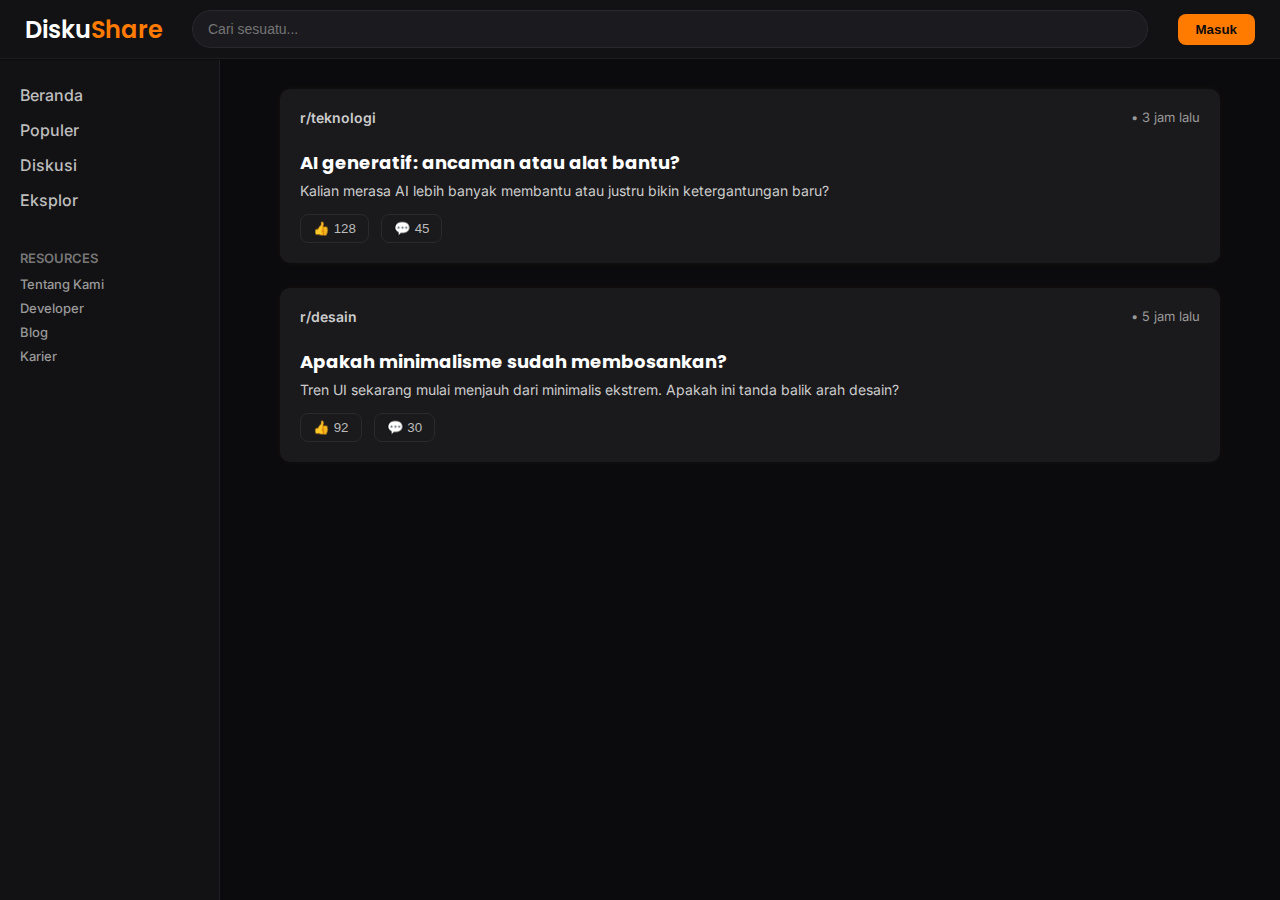
<file: Kelompok Sosial/index.html>
<!DOCTYPE html>
<html lang="id">
<head>
  <meta charset="UTF-8">
  <meta name="viewport" content="width=device-width, initial-scale=1.0">
  <title>DiskuZone - Forum</title>
  <link rel="stylesheet" href="style.css">
  <link href="https://fonts.googleapis.com/css2?family=Inter:wght@400;600&family=Poppins:wght@600&display=swap" rel="stylesheet">
</head>
<body>
  <header class="topbar">
    <div class="logo">Disku<span>Share</span></div>
    <div class="search-bar">
      <input type="text" placeholder="Cari sesuatu...">
    </div>
    <button class="login-btn">Masuk</button>
  </header>

  <div class="container">
    <aside class="sidebar">
      <ul>
        <li><a href="#">Beranda</a></li>
        <li><a href="#">Populer</a></li>
        <li><a href="#">Diskusi</a></li>
        <li><a href="#">Eksplor</a></li>
      </ul>

      <div class="resources">
        <p>RESOURCES</p>
        <a href="#">Tentang Kami</a>
        <a href="#">Developer</a>
        <a href="#">Blog</a>
        <a href="#">Karier</a>
      </div>
    </aside>

    <main class="feed">
      <div class="post-card">
        <div class="post-header">
          <p class="subforum">r/teknologi</p>
          <span>• 3 jam lalu</span>
        </div>
        <h3>AI generatif: ancaman atau alat bantu?</h3>
        <p>Kalian merasa AI lebih banyak membantu atau justru bikin ketergantungan baru?</p>
        <div class="post-actions">
          <button>👍 128</button>
          <button>💬 45</button>
        </div>
      </div>

      <div class="post-card">
        <div class="post-header">
          <p class="subforum">r/desain</p>
          <span>• 5 jam lalu</span>
        </div>
        <h3>Apakah minimalisme sudah membosankan?</h3>
        <p>Tren UI sekarang mulai menjauh dari minimalis ekstrem. Apakah ini tanda balik arah desain?</p>
        <div class="post-actions">
          <button>👍 92</button>
          <button>💬 30</button>
        </div>
      </div>
    </main>
  </div>
</body>
</html>
</file>
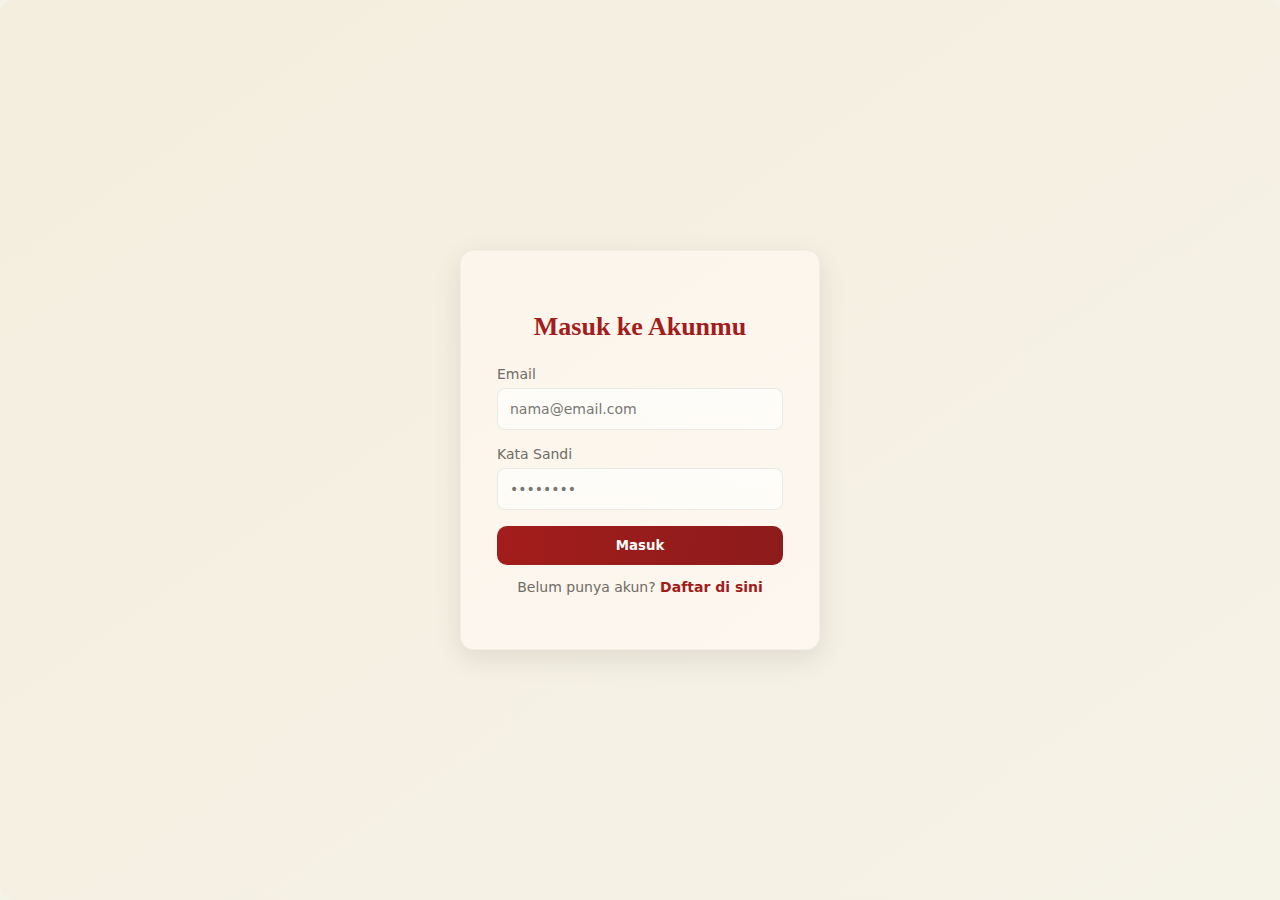
<file: Kelompok Sosial/login.html>
<!DOCTYPE html>
<html lang="id">
<head>
  <meta charset="UTF-8">
  <meta name="viewport" content="width=device-width, initial-scale=1.0">
  <title>Login & Register | Mulan Theme</title>
  <link rel="stylesheet" href="login.css">
</head>
<body>
  <div class="auth-container">
    <div class="auth-card">
      <h2 class="auth-title">Masuk ke Akunmu</h2>
      <form class="auth-form">
        <label>Email</label>
        <input type="email" placeholder="nama@email.com" required>
        
        <label>Kata Sandi</label>
        <input type="password" placeholder="••••••••" required>
        
        <button type="submit" class="btn primary">Masuk</button>
        <p class="switch">Belum punya akun? <a href="#" id="to-register">Daftar di sini</a></p>
      </form>
    </div>

    <div class="auth-card hidden" id="register-card">
      <h2 class="auth-title">Buat Akun Baru</h2>
      <form class="auth-form">
        <label>Nama Lengkap</label>
        <input type="text" placeholder="Nama Kamu" required>

        <label>Email</label>
        <input type="email" placeholder="nama@email.com" required>
        
        <label>Kata Sandi</label>
        <input type="password" placeholder="••••••••" required>
        
        <button type="submit" class="btn primary">Daftar</button>
        <p class="switch">Sudah punya akun? <a href="#" id="to-login">Masuk di sini</a></p>
      </form>
    </div>
  </div>

  <script>
    const loginCard = document.querySelector('.auth-card');
    const registerCard = document.getElementById('register-card');
    document.getElementById('to-register').onclick = () => {
      loginCard.classList.add('hidden');
      registerCard.classList.remove('hidden');
    };
    document.getElementById('to-login').onclick = () => {
      registerCard.classList.add('hidden');
      loginCard.classList.remove('hidden');
    };
  </script>
</body>
</html>
</file>
<file: Kelompok Sosial/style.css>
* {
  margin: 0;
  padding: 0;
  box-sizing: border-box;
}

body {
  font-family: 'Inter', sans-serif;
  background-color: #0b0b0d;
  color: #e6e6e6;
  display: flex;
  flex-direction: column;
  min-height: 100vh;
}

/* HEADER */
.topbar {
  background-color: #121214;
  padding: 10px 25px;
  display: flex;
  align-items: center;
  justify-content: space-between;
  border-bottom: 1px solid #1e1e22;
}

.logo {
  font-family: 'Poppins', sans-serif;
  font-size: 24px;
  font-weight: 600;
  color: #fff;
}
.logo span {
  color: #ff7b00;
}

.search-bar {
  flex: 1;
  margin: 0 30px;
}
.search-bar input {
  width: 100%;
  padding: 10px 15px;
  border-radius: 30px;
  background: #1b1b1f;
  border: 1px solid #29292d;
  color: #fff;
  font-size: 14px;
  transition: 0.2s;
}
.search-bar input:focus {
  outline: none;
  border-color: #ff7b00;
}

.login-btn {
  background: #ff7b00;
  color: #0b0b0d;
  border: none;
  padding: 8px 18px;
  border-radius: 8px;
  font-weight: 600;
  cursor: pointer;
  transition: 0.3s;
}
.login-btn:hover {
  background: #ffa53b;
}

/* CONTAINER */
.container {
  display: flex;
  flex: 1;
}

/* SIDEBAR */
.sidebar {
  width: 220px;
  background: #121214;
  padding: 25px 20px;
  border-right: 1px solid #1f1f23;
  height: calc(100vh - 60px);
  position: sticky;
  top: 60px;
}

.sidebar ul {
  list-style: none;
}
.sidebar li {
  margin-bottom: 15px;
}
.sidebar a {
  color: #bdbdbd;
  text-decoration: none;
  font-weight: 500;
  transition: 0.2s;
}
.sidebar a:hover {
  color: #ff7b00;
}

.resources {
  margin-top: 40px;
  font-size: 13px;
}
.resources p {
  color: #777;
  margin-bottom: 10px;
  font-weight: 600;
}
.resources a {
  display: block;
  color: #999;
  text-decoration: none;
  margin-bottom: 8px;
}
.resources a:hover {
  color: #ff7b00;
}

/* FEED / POSTS */
.feed {
  flex: 1;
  padding: 30px 60px;
}

.post-card {
  background: #1a1a1d;
  border-radius: 10px;
  padding: 20px;
  margin-bottom: 25px;
  box-shadow: 0 0 10px rgba(255,123,0,0.05);
  transition: transform 0.2s, box-shadow 0.2s;
}
.post-card:hover {
  transform: translateY(-3px);
  box-shadow: 0 0 15px rgba(255,123,0,0.15);
}

.post-header {
  display: flex;
  justify-content: space-between;
  font-size: 13px;
  color: #999;
  margin-bottom: 8px;
}

.subforum {
  color: #ff7b00;
  font-weight: 600;
}

.post-card h3 {
  font-family: 'Poppins', sans-serif;
  font-size: 18px;
  color: #fff;
  margin-bottom: 6px;
}

.post-card p {
  color: #ccc;
  font-size: 14px;
  margin-bottom: 15px;
}

.post-actions button {
  background: transparent;
  border: 1px solid #2a2a2d;
  color: #bbb;
  padding: 6px 12px;
  border-radius: 8px;
  cursor: pointer;
  margin-right: 8px;
  transition: 0.2s;
}
.post-actions button:hover {
  color: #ff7b00;
  border-color: #ff7b00;
}
</file>
<file: Kelompok Sosial/login.css>
:root {
  --bg: #F5F2E7;
  --panel: #FDF8F2;
  --ink: #1C1C1C;
  --accent: #A0181A;
  --gold: #E0B04E;
  --muted: #6d6a66;
  --card-radius: 14px;
  --shadow: 0 8px 28px rgba(16,16,16,0.1);
}

* {
  box-sizing: border-box;
  font-family: 'Noto Sans', system-ui, sans-serif;
}

body {
  margin: 0;
  background: var(--bg);
  color: var(--ink);
  display: flex;
  justify-content: center;
  align-items: center;
  height: 100vh;
}

.auth-container {
  display: flex;
  gap: 30px;
  flex-wrap: wrap;
  justify-content: center;
}

.auth-card {
  background: var(--panel);
  box-shadow: var(--shadow);
  border-radius: var(--card-radius);
  padding: 40px 36px;
  width: 360px;
  text-align: center;
  border: 1px solid rgba(0,0,0,0.03);
  transition: all 0.3s ease;
}

.auth-title {
  font-family: 'Playfair Display', serif;
  font-size: 26px;
  color: var(--accent);
  margin-bottom: 24px;
}

.auth-form label {
  display: block;
  text-align: left;
  font-size: 14px;
  margin-bottom: 6px;
  color: var(--muted);
}

.auth-form input {
  width: 100%;
  padding: 12px;
  border-radius: 8px;
  border: 1px solid rgba(0,0,0,0.08);
  margin-bottom: 16px;
  background: linear-gradient(180deg, #fff, #fffefb);
  font-size: 14px;
  color: var(--ink);
}

.btn.primary {
  width: 100%;
  background: linear-gradient(90deg, var(--accent), #8b181a);
  color: #fff;
  font-weight: 700;
  border: none;
  border-radius: 10px;
  padding: 12px 0;
  cursor: pointer;
  transition: transform 0.2s ease, box-shadow 0.2s ease;
}

.btn.primary:hover {
  transform: translateY(-2px);
  box-shadow: 0 8px 20px rgba(160,24,26,0.2);
}

.switch {
  font-size: 14px;
  margin-top: 14px;
  color: var(--muted);
}

.switch a {
  color: var(--accent);
  text-decoration: none;
  font-weight: 600;
}

.switch a:hover {
  text-decoration: underline;
}

.hidden {
  display: none;
}

/* Sentuhan "mahal" */
.auth-card::before {
  content: '';
  position: absolute;
  inset: 0;
  border-radius: var(--card-radius);
  background: linear-gradient(145deg, rgba(224,176,78,0.06), transparent);
  pointer-events: none;
}
</file>
